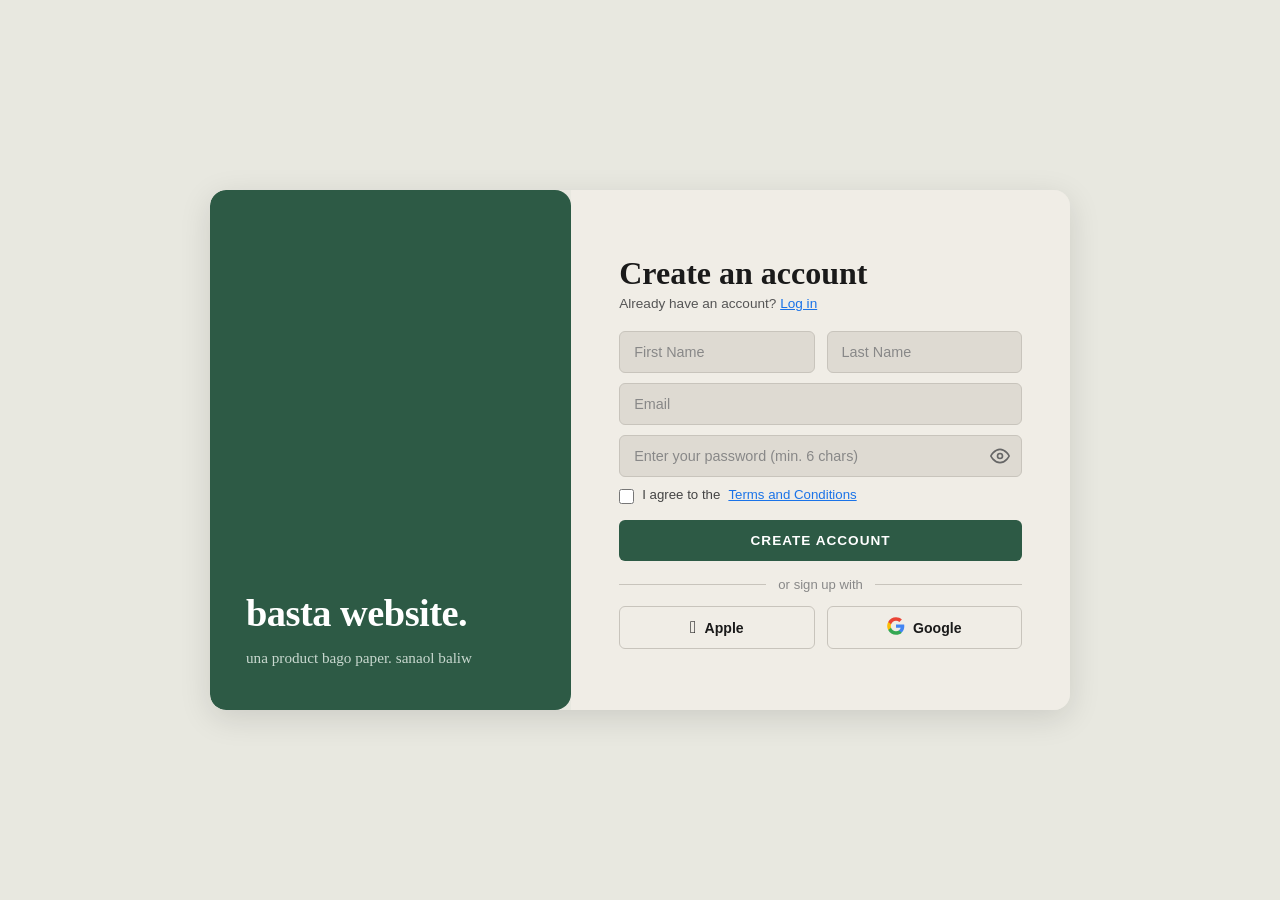
<file: index.html>
<!DOCTYPE html>
<html lang="en">
<head>
  <meta charset="UTF-8" />
  <meta name="viewport" content="width=device-width, initial-scale=1.0" />
  <title>EduPinas – Create Account</title>
  <style>
    *, *::before, *::after { box-sizing: border-box; margin: 0; padding: 0; }

    body {
      min-height: 100vh;
      display: flex; align-items: center; justify-content: center;
      background-color: #e8e8e0;
      font-family: 'Georgia', serif;
    }

    .container {
      display: flex; width: 860px; min-height: 520px;
      border-radius: 16px; overflow: hidden;
      box-shadow: 0 8px 32px rgba(0,0,0,0.12);
    }

    /* Left panel */
    .left-panel {
      background-color: #2d5a45; width: 42%;
      display: flex; flex-direction: column; justify-content: flex-end;
      padding: 40px 36px; border-radius: 16px;
    }
    .left-panel h1 { color: #fff; font-size: 2.4rem; font-weight: 700; line-height: 1.15; letter-spacing: -0.5px; margin-bottom: 12px; }
    .left-panel p  { color: #c8d8cf; font-size: 0.95rem; line-height: 1.5; }

    /* Right panel */
    .right-panel {
      background-color: #f0ede6; width: 58%;
      padding: 40px 48px 36px;
      display: flex; flex-direction: column; justify-content: center;
    }
    .right-panel h2 { font-size: 2rem; font-weight: 700; color: #1a1a1a; margin-bottom: 4px; }

    .login-hint { font-size: 0.85rem; color: #555; margin-bottom: 20px; font-family: Arial, sans-serif; }
    .login-hint a { color: #1a73e8; text-decoration: underline; cursor: pointer; }

    /* Inputs */
    .name-row { display: flex; gap: 12px; margin-bottom: 10px; }
    .name-row input { flex: 1; }

    .field { margin-bottom: 10px; }

    input[type="text"],
    input[type="email"],
    input[type="password"] {
      width: 100%; padding: 12px 14px;
      background-color: #dedad2; border: 1.5px solid #c8c4bc;
      border-radius: 6px; font-size: 0.9rem; color: #333;
      font-family: Arial, sans-serif; outline: none;
      transition: border-color 0.2s;
    }
    input:focus { border-color: #2d5a45; }
    input::placeholder { color: #888; }
    input.input-error { border-color: #c0392b !important; }

    /* Password wrapper */
    .password-wrapper { position: relative; }
    .password-wrapper input { padding-right: 44px; }
    .toggle-password {
      position: absolute; right: 12px; top: 50%; transform: translateY(-50%);
      background: none; border: none; cursor: pointer; color: #666;
      display: flex; align-items: center; padding: 0;
    }
    .toggle-password svg { width: 20px; height: 20px; }

    /* Error messages */
    .field-error {
      font-size: 0.76rem; color: #c0392b;
      font-family: Arial, sans-serif;
      margin-top: 4px; display: none;
    }
    .field-error.show { display: block; }

    /* Alert banner */
    .alert {
      padding: 10px 14px; border-radius: 6px;
      font-size: 0.83rem; font-family: Arial, sans-serif;
      margin-bottom: 12px; display: none;
    }
    .alert.show { display: block; }
    .alert-error   { background: #fdecea; color: #c0392b; border: 1px solid #f5b7b1; }
    .alert-success { background: #eafaf1; color: #1e8449; border: 1px solid #a9dfbf; }

    /* Terms */
    .terms-row {
      display: flex; align-items: flex-start; gap: 8px;
      margin-bottom: 16px; font-size: 0.83rem; color: #444;
      font-family: Arial, sans-serif;
    }
    .terms-row input[type="checkbox"] { width: 15px; height: 15px; margin-top: 2px; accent-color: #2d5a45; cursor: pointer; flex-shrink: 0; }
    .terms-row a { color: #1a73e8; text-decoration: underline; cursor: pointer; }

    /* Buttons */
    .btn-create {
      width: 100%; padding: 13px;
      background-color: #2d5a45; border: none; border-radius: 6px;
      font-size: 0.85rem; font-weight: 700; letter-spacing: 1px;
      color: #fff; cursor: pointer; font-family: Arial, sans-serif;
      transition: background-color 0.2s; margin-bottom: 16px;
    }
    .btn-create:hover   { background-color: #245040; }
    .btn-create:disabled { background-color: #a0b8b0; cursor: not-allowed; }

    .divider {
      display: flex; align-items: center; gap: 12px;
      margin-bottom: 14px; font-size: 0.82rem; color: #888;
      font-family: Arial, sans-serif;
    }
    .divider::before, .divider::after { content: ''; flex: 1; height: 1px; background-color: #c8c4bc; }

    .social-row { display: flex; gap: 12px; }
    .btn-social {
      flex: 1; padding: 10px 14px;
      background-color: #f0ede6; border: 1px solid #c8c4bc; border-radius: 6px;
      font-size: 0.88rem; font-weight: 600; color: #1a1a1a; cursor: pointer;
      font-family: Arial, sans-serif;
      display: flex; align-items: center; justify-content: center; gap: 8px;
      transition: background-color 0.2s;
    }
    .btn-social:hover { background-color: #e0ddd6; }
    .google-icon svg { width: 18px; height: 18px; }

    @media (max-width: 640px) {
      .container { flex-direction: column; width: 95vw; min-height: unset; border-radius: 12px; }
      .left-panel { width: 100%; padding: 28px; border-radius: 0; }
      .left-panel h1 { font-size: 1.8rem; }
      .right-panel { width: 100%; padding: 28px; }
      .name-row { flex-direction: column; }
    }
  </style>
</head>
<body>
  <div class="container">

    <!-- Left -->
    <div class="left-panel">
      <h1>basta website.</h1>
      <p>una product bago paper. sanaol baliw</p>
    </div>

    <!-- Right -->
    <div class="right-panel">
      <h2>Create an account</h2>
      <p class="login-hint">Already have an account? <a href="login.html">Log in</a></p>

      <!-- Alert banner -->
      <div class="alert alert-error" id="alertBox"></div>

      <form id="signupForm" novalidate>

        <!-- Name -->
        <div class="name-row">
          <div style="flex:1">
            <input type="text" id="firstName" placeholder="First Name" autocomplete="given-name" />
            <div class="field-error" id="firstNameErr">First name is required.</div>
          </div>
          <div style="flex:1">
            <input type="text" id="lastName" placeholder="Last Name" autocomplete="family-name" />
            <div class="field-error" id="lastNameErr">Last name is required.</div>
          </div>
        </div>

        <!-- Email -->
        <div class="field">
          <input type="email" id="email" placeholder="Email" autocomplete="email" />
          <div class="field-error" id="emailErr">Please enter a valid email.</div>
        </div>

        <!-- Password -->
        <div class="field">
          <div class="password-wrapper">
            <input type="password" id="passwordInput" placeholder="Enter your password (min. 6 chars)" autocomplete="new-password" />
            <button type="button" class="toggle-password" onclick="togglePassword('passwordInput','eyeIcon')" aria-label="Toggle password visibility">
              <svg id="eyeIcon" xmlns="http://www.w3.org/2000/svg" viewBox="0 0 24 24" fill="none"
                stroke="currentColor" stroke-width="2" stroke-linecap="round" stroke-linejoin="round">
                <path d="M1 12s4-8 11-8 11 8 11 8-4 8-11 8-11-8-11-8z"/>
                <circle cx="12" cy="12" r="3"/>
              </svg>
            </button>
          </div>
          <div class="field-error" id="passwordErr">Password must be at least 6 characters.</div>
        </div>

        <!-- Terms -->
        <label class="terms-row">
          <input type="checkbox" id="termsCheck" />
          I agree to the <a href="#">Terms and Conditions</a>
        </label>
        <div class="field-error" id="termsErr" style="margin-top:-10px;margin-bottom:10px;">You must agree to the Terms and Conditions.</div>

        <button type="submit" class="btn-create" id="submitBtn">CREATE ACCOUNT</button>
      </form>

      <div class="divider">or sign up with</div>
      <div class="social-row">
        <button class="btn-social" type="button" onclick="socialAuth()">
          <span style="font-size:1.1rem">&#xF8FF;</span> Apple
        </button>
        <button class="btn-social" type="button" onclick="socialAuth()">
          <span class="google-icon">
            <svg viewBox="0 0 48 48" xmlns="http://www.w3.org/2000/svg">
              <path fill="#4285F4" d="M46.145 24.504c0-1.6-.144-3.14-.413-4.617H24v8.736h12.434c-.536 2.888-2.166 5.335-4.614 6.975v5.796h7.47c4.373-4.027 6.855-9.956 6.855-16.89z"/>
              <path fill="#34A853" d="M24 47.5c6.285 0 11.56-2.083 15.413-5.647l-7.47-5.796c-2.083 1.396-4.748 2.222-7.943 2.222-6.108 0-11.283-4.126-13.13-9.67H3.12v5.988C6.956 42.516 14.884 47.5 24 47.5z"/>
              <path fill="#FBBC05" d="M10.87 28.609A14.865 14.865 0 0 1 10.025 24c0-1.604.276-3.163.845-4.609V13.403H3.12A23.504 23.504 0 0 0 .5 24c0 3.79.91 7.375 2.62 10.597l7.75-5.988z"/>
              <path fill="#EA4335" d="M24 9.721c3.44 0 6.526 1.183 8.956 3.508l6.715-6.715C35.556 2.584 30.281.5 24 .5 14.884.5 6.956 5.484 3.12 13.403l7.75 5.988C12.717 13.847 17.892 9.721 24 9.721z"/>
            </svg>
          </span>
          Google
        </button>
      </div>
    </div>
  </div>

  <script src="auth.js"></script>
  <script>
    // Redirect if already logged in
    AUTH.redirectIfLoggedIn();

    function togglePassword(inputId, iconId) {
      const input = document.getElementById(inputId);
      const icon  = document.getElementById(iconId);
      if (input.type === 'password') {
        input.type = 'text';
        icon.innerHTML = `
          <path d="M17.94 17.94A10.07 10.07 0 0 1 12 20c-7 0-11-8-11-8a18.45 18.45 0 0 1 5.06-5.94"/>
          <path d="M9.9 4.24A9.12 9.12 0 0 1 12 4c7 0 11 8 11 8a18.5 18.5 0 0 1-2.16 3.19"/>
          <line x1="1" y1="1" x2="23" y2="23"/>`;
      } else {
        input.type = 'password';
        icon.innerHTML = `
          <path d="M1 12s4-8 11-8 11 8 11 8-4 8-11 8-11-8-11-8z"/>
          <circle cx="12" cy="12" r="3"/>`;
      }
    }

    function showErr(id, show) {
      document.getElementById(id).classList.toggle('show', show);
    }
    function markField(id, hasError) {
      document.getElementById(id).classList.toggle('input-error', hasError);
    }
    function clearErrors() {
      ['firstName','lastName','email','passwordInput'].forEach(id => markField(id, false));
      ['firstNameErr','lastNameErr','emailErr','passwordErr','termsErr'].forEach(id => showErr(id, false));
      const alert = document.getElementById('alertBox');
      alert.classList.remove('show','alert-error','alert-success');
    }

    document.getElementById('signupForm').addEventListener('submit', function(e) {
      e.preventDefault();
      clearErrors();

      const firstName = document.getElementById('firstName').value.trim();
      const lastName  = document.getElementById('lastName').value.trim();
      const email     = document.getElementById('email').value.trim();
      const password  = document.getElementById('passwordInput').value;
      const terms     = document.getElementById('termsCheck').checked;

      let hasError = false;

      if (!firstName) { showErr('firstNameErr', true); markField('firstName', true); hasError = true; }
      if (!lastName)  { showErr('lastNameErr',  true); markField('lastName',  true); hasError = true; }

      const emailRegex = /^[^\s@]+@[^\s@]+\.[^\s@]+$/;
      if (!email || !emailRegex.test(email)) {
        showErr('emailErr', true); markField('email', true); hasError = true;
      }

      if (password.length < 6) {
        showErr('passwordErr', true); markField('passwordInput', true); hasError = true;
      }

      if (!terms) { showErr('termsErr', true); hasError = true; }

      if (hasError) return;

      const btn = document.getElementById('submitBtn');
      btn.disabled = true;
      btn.textContent = 'Creating account...';

      const result = AUTH.register({ firstName, lastName, email, password });

      if (!result.ok) {
        const alertBox = document.getElementById('alertBox');
        alertBox.textContent = result.error;
        alertBox.classList.add('show', 'alert-error');
        btn.disabled = false;
        btn.textContent = 'CREATE ACCOUNT';
        return;
      }

      // Success — small delay for feel, then redirect
      const session = AUTH.getSession();
      const name = session ? session.firstName + ' ' + session.lastName : '';
      // show a quick flash then go
      btn.textContent = 'Account created! ✓';
      setTimeout(() => { window.location.href = 'dashboard.html'; }, 600);
    });

    function socialAuth() {
      alert('Social login requires a backend integration. Use email/password for now.');
    }
  </script>
</body>
</html>
</file>
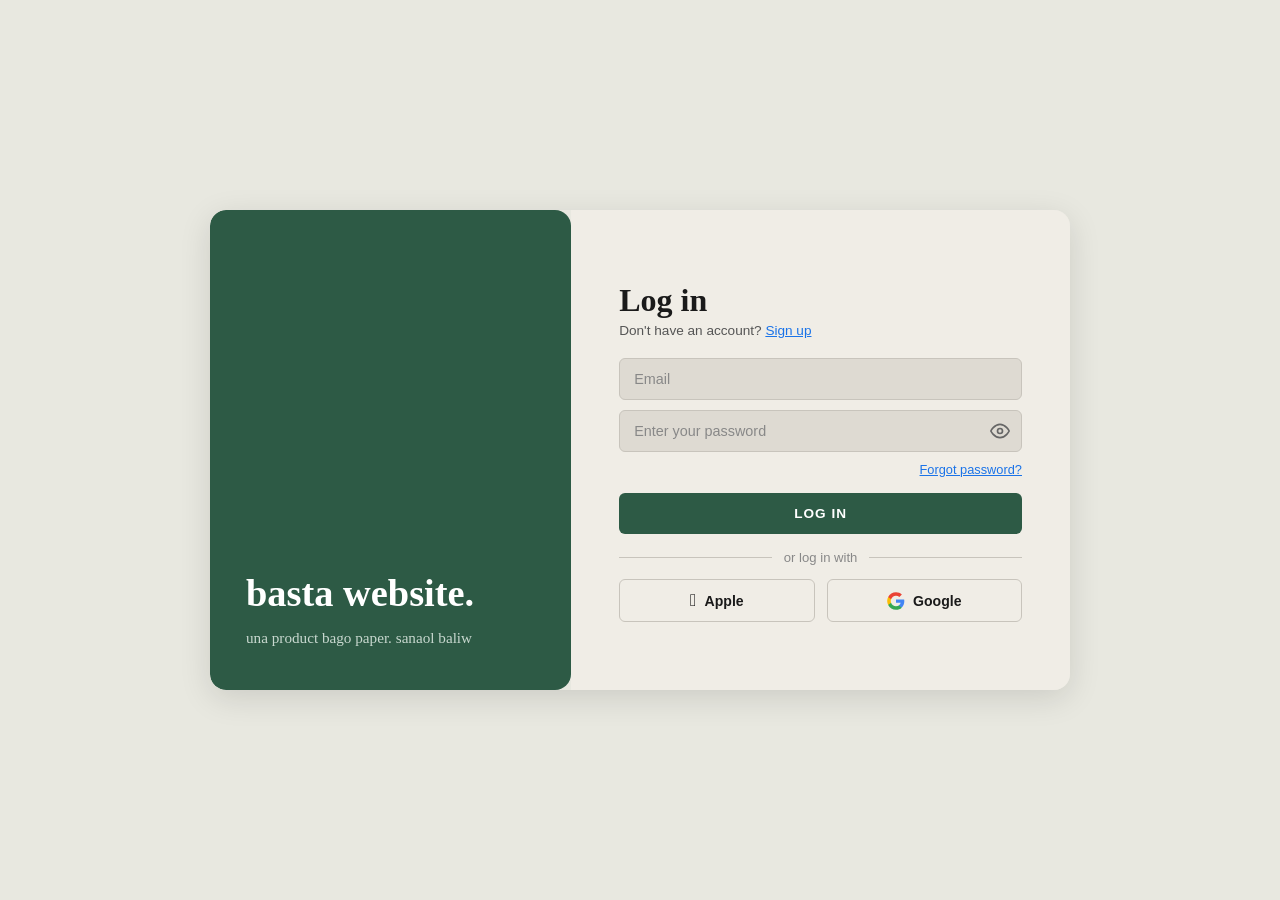
<file: dashboard.html>
<!DOCTYPE html>
<html lang="en">
<head>
  <meta charset="UTF-8" />
  <meta name="viewport" content="width=device-width, initial-scale=1.0" />
  <title>EduPinas – Dashboard</title>
  <link rel="stylesheet" href="styles.css" />
  <script src="auth.js"></script>
</head>
<body>

  <!-- SIDEBAR -->
  <aside class="sidebar" id="sidebar">
    <div class="sidebar-logo">
      <span class="logo-icon">📚</span>
      <span class="logo-text">EduPinas</span>
    </div>
    <nav class="sidebar-nav">
      <a href="dashboard.html" class="nav-item active">
        <span class="nav-icon">🏠</span><span>Dashboard</span>
      </a>
      <a href="subjects.html" class="nav-item">
        <span class="nav-icon">📖</span><span>My Subjects</span>
      </a>
      <a href="#" class="nav-item">
        <span class="nav-icon">📝</span><span>Quizzes</span>
      </a>
      <a href="#" class="nav-item">
        <span class="nav-icon">📊</span><span>Progress</span>
      </a>
      <a href="#" class="nav-item">
        <span class="nav-icon">🔖</span><span>Saved Lessons</span>
      </a>
      <a href="#" class="nav-item">
        <span class="nav-icon">⚙️</span><span>Settings</span>
      </a>
    </nav>
    <div class="sidebar-bottom">
      <a href="index.html" class="nav-item logout" onclick="event.preventDefault(); AUTH.logout()">
        <span class="nav-icon">🚪</span><span>Log Out</span>
      </a>
    </div>
  </aside>

  <!-- MAIN -->
  <div class="main-wrap">

    <!-- TOP BAR -->
    <header class="topbar">
      <button class="hamburger" onclick="toggleSidebar()" aria-label="Toggle menu">&#9776;</button>
      <div class="topbar-search">
        <input type="text" placeholder="Search lessons, subjects..." />
        <span class="search-icon">🔍</span>
      </div>
      <div class="topbar-right">
        <div class="notif-btn" title="Notifications">🔔</div>
        <div class="avatar" id="userAvatar" title="My Profile">JD</div>
      </div>
    </header>

    <!-- CONTENT -->
    <main class="content">

      <!-- Welcome banner -->
      <section class="welcome-banner">
        <div class="welcome-text">
          <p class="welcome-small">Good morning 👋</p>
          <h1 id="welcomeName">Welcome back!</h1>
          <p class="welcome-sub">You have 3 pending lessons today. Keep going!</p>
          <a href="subjects.html" class="btn-primary">Continue Learning →</a>
        </div>
        <div class="welcome-art">📚</div>
      </section>

      <!-- Stats row -->
      <section class="stats-row">
        <div class="stat-card">
          <div class="stat-icon" style="background:#e8f4ec">📖</div>
          <div>
            <div class="stat-num">21</div>
            <div class="stat-label">Enrolled Subjects</div>
          </div>
        </div>
        <div class="stat-card">
          <div class="stat-icon" style="background:#fef3e2">🎬</div>
          <div>
            <div class="stat-num">34</div>
            <div class="stat-label">Lessons Completed</div>
          </div>
        </div>
        <div class="stat-card">
          <div class="stat-icon" style="background:#eaf0fd">🏆</div>
          <div>
            <div class="stat-num">72%</div>
            <div class="stat-label">Overall Progress</div>
          </div>
        </div>
        <div class="stat-card">
          <div class="stat-icon" style="background:#fdeaea">🔥</div>
          <div>
            <div class="stat-num">7</div>
            <div class="stat-label">Day Streak</div>
          </div>
        </div>
      </section>

      <!-- Continue where you left off -->
      <section class="section-block">
        <div class="section-header">
          <h2>Continue Learning</h2>
          <a href="subjects.html" class="see-all">See all subjects →</a>
        </div>
        <div class="cards-row" id="continueCards"></div>
      </section>

      <!-- Subject categories -->
      <section class="section-block">
        <div class="section-header">
          <h2>Browse by Strand</h2>
        </div>
        <div class="strand-row">
          <div class="strand-card" onclick="location.href='subjects.html?strand=core'" style="background:#2d5a45">
            <div class="strand-emoji">📚</div>
            <div class="strand-name">Core Subjects</div>
            <div class="strand-count">6 subjects</div>
          </div>
          <div class="strand-card" onclick="location.href='subjects.html?strand=stem'" style="background:#1a4a7a">
            <div class="strand-emoji">🔬</div>
            <div class="strand-name">STEM</div>
            <div class="strand-count">5 subjects</div>
          </div>
          <div class="strand-card" onclick="location.href='subjects.html?strand=humss'" style="background:#7a3a1a">
            <div class="strand-emoji">🎭</div>
            <div class="strand-name">HUMSS</div>
            <div class="strand-count">4 subjects</div>
          </div>
          <div class="strand-card" onclick="location.href='subjects.html?strand=abm'" style="background:#4a1a7a">
            <div class="strand-emoji">💼</div>
            <div class="strand-name">ABM</div>
            <div class="strand-count">4 subjects</div>
          </div>
          <div class="strand-card" onclick="location.href='subjects.html?strand=tvl'" style="background:#7a5a1a">
            <div class="strand-emoji">🔧</div>
            <div class="strand-name">TVL</div>
            <div class="strand-count">2 subjects</div>
          </div>
        </div>
      </section>

      <!-- Recent activity -->
      <section class="section-block">
        <div class="section-header">
          <h2>Recent Activity</h2>
        </div>
        <div class="activity-list" id="activityList"></div>
      </section>

    </main>
  </div>

  <script src="auth.js"></script>
  <script src="lessons.js"></script>
  <script src="app.js"></script>
</body>
</html>
</file>
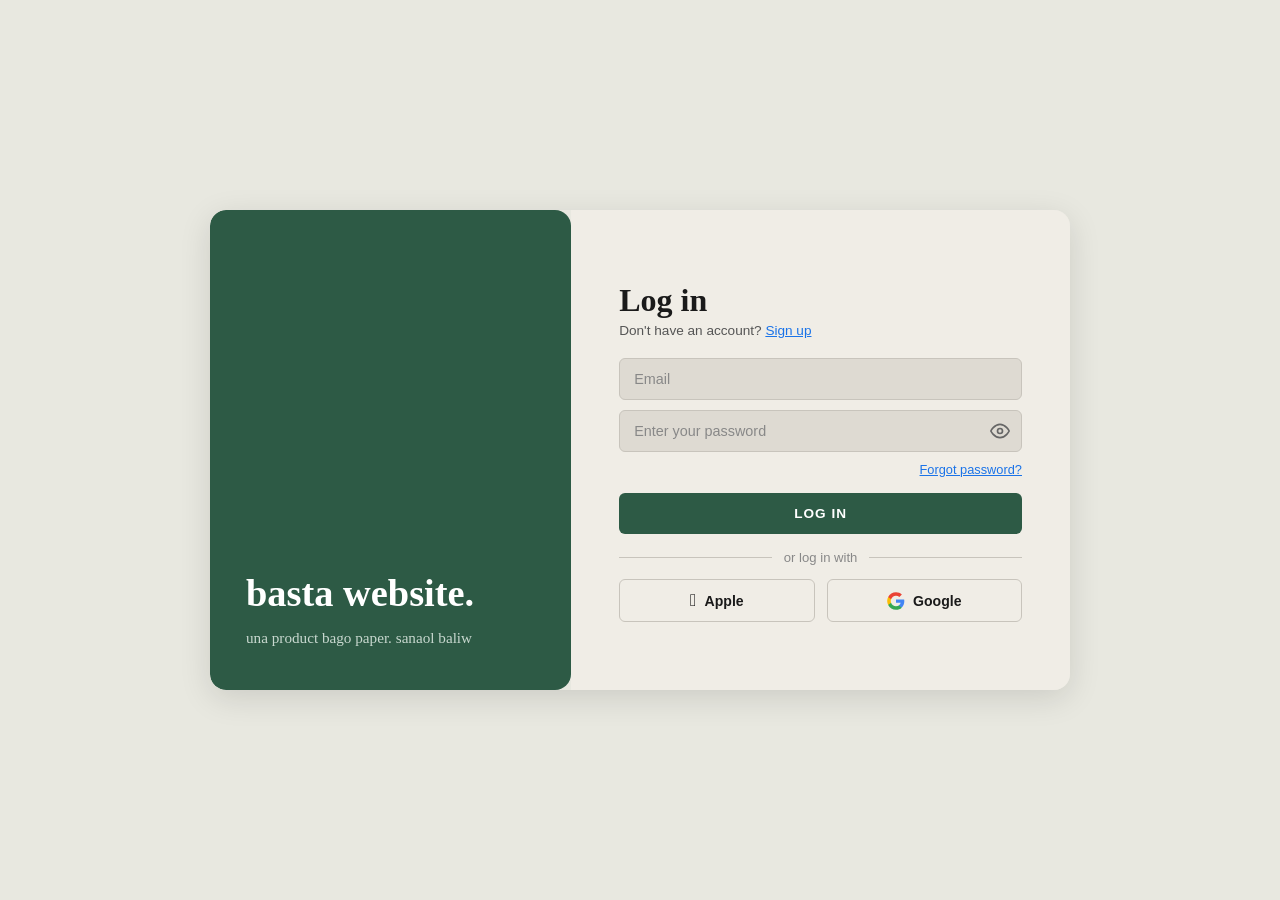
<file: lesson.html>
<!DOCTYPE html>
<html lang="en">
<head>
  <meta charset="UTF-8" />
  <meta name="viewport" content="width=device-width, initial-scale=1.0" />
  <title>EduPinas – Lesson</title>
  <link rel="stylesheet" href="styles.css" />
  <script src="auth.js"></script>
</head>
<body>

  <aside class="sidebar" id="sidebar">
    <div class="sidebar-logo">
      <span class="logo-icon">📚</span>
      <span class="logo-text">EduPinas</span>
    </div>
    <nav class="sidebar-nav">
      <a href="dashboard.html" class="nav-item">
        <span class="nav-icon">🏠</span><span>Dashboard</span>
      </a>
      <a href="subjects.html" class="nav-item active">
        <span class="nav-icon">📖</span><span>My Subjects</span>
      </a>
      <a href="#" class="nav-item">
        <span class="nav-icon">📝</span><span>Quizzes</span>
      </a>
      <a href="#" class="nav-item">
        <span class="nav-icon">📊</span><span>Progress</span>
      </a>
      <a href="#" class="nav-item">
        <span class="nav-icon">🔖</span><span>Saved Lessons</span>
      </a>
      <a href="#" class="nav-item">
        <span class="nav-icon">⚙️</span><span>Settings</span>
      </a>
    </nav>
    <div class="sidebar-bottom">
      <a href="index.html" class="nav-item logout" onclick="event.preventDefault(); AUTH.logout()">
        <span class="nav-icon">🚪</span><span>Log Out</span>
      </a>
    </div>
  </aside>

  <div class="main-wrap">
    <header class="topbar">
      <button class="hamburger" onclick="toggleSidebar()" aria-label="Toggle menu">&#9776;</button>
      <div class="topbar-search">
        <input type="text" placeholder="Search lessons..." />
        <span class="search-icon">🔍</span>
      </div>
      <div class="topbar-right">
        <div class="notif-btn">🔔</div>
        <div class="avatar">JD</div>
      </div>
    </header>

    <main class="content lesson-layout">

      <!-- Breadcrumb -->
      <div class="breadcrumb" id="breadcrumb"></div>

      <div class="lesson-grid">

        <!-- Left: video + details -->
        <div class="lesson-main">
          <!-- Video card — opens YouTube directly, no embed errors -->
          <div class="video-card" id="videoCard" onclick="openVideo()">
            <img class="video-thumb" id="videoThumb" src="" alt="Lesson thumbnail" />
            <div class="video-overlay">
              <div class="play-btn">
                <svg viewBox="0 0 68 48" width="68" height="48">
                  <path fill="#ff0000" d="M66.5 7.8a8.55 8.55 0 0 0-6-6C55.9.8 34 .8 34 .8S12.1.8 7.5 1.8a8.55 8.55 0 0 0-6 6C.5 12.4.5 24 .5 24s0 11.6 1 16.2a8.55 8.55 0 0 0 6 6C12.1 47.2 34 47.2 34 47.2s21.9 0 26.5-1a8.55 8.55 0 0 0 6-6c1-4.6 1-16.2 1-16.2s0-11.6-1-16.2z"/>
                  <path fill="#fff" d="M27 33.5l18-9.5-18-9.5z"/>
                </svg>
              </div>
              <div class="video-card-info">
                <p class="vc-title" id="vcTitle"></p>
                <p class="vc-sub">Click to watch on YouTube</p>
              </div>
            </div>
          </div>

          <div class="lesson-info">
            <h1 class="lesson-title" id="lessonTitle">Loading...</h1>
            <div class="lesson-meta" id="lessonMeta"></div>
            <div class="lesson-actions">
              <button class="btn-secondary" id="btnSave" onclick="toggleSave()">🔖 Save Lesson</button>
              <button class="btn-secondary" onclick="markDone()">✅ Mark as Done</button>
              <a class="btn-secondary" id="btnYouTube" href="#" target="_blank" rel="noopener" style="display:inline-flex;align-items:center;gap:6px;text-decoration:none;">
                ▶ Open in YouTube
              </a>
            </div>
            <div class="lesson-desc" id="lessonDesc"></div>

            <!-- Key concepts -->
            <div class="lesson-section" id="keyConceptsSection">
              <h3>Key Concepts</h3>
              <ul class="concepts-list" id="conceptsList"></ul>
            </div>
          </div>
        </div>

        <!-- Right: lesson list -->
        <div class="lesson-sidebar">
          <div class="ls-header">
            <h3 id="subjectTitle">Lessons</h3>
            <div class="ls-progress">
              <div class="ls-progress-bar">
                <div class="ls-progress-fill" id="progressFill"></div>
              </div>
              <span class="ls-progress-label" id="progressLabel"></span>
            </div>
          </div>

          <div class="lesson-list" id="lessonList"></div>
        </div>

      </div>
    </main>
  </div>

  <script src="auth.js"></script>
  <script src="lessons.js"></script>
  <script src="app.js"></script>
</body>
</html>
</file>
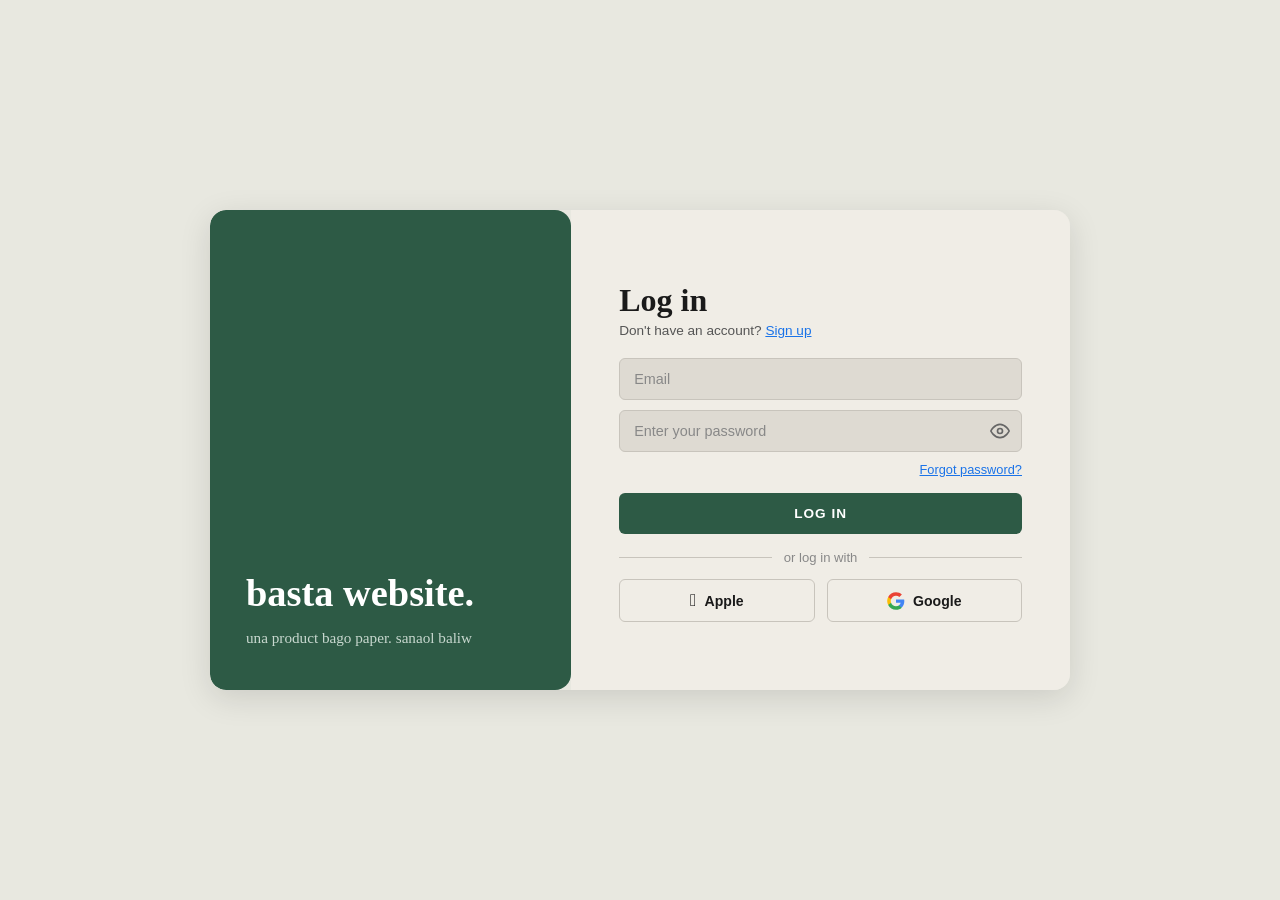
<file: login.html>
<!DOCTYPE html>
<html lang="en">
<head>
  <meta charset="UTF-8" />
  <meta name="viewport" content="width=device-width, initial-scale=1.0" />
  <title>EduPinas – Log In</title>
  <style>
    *, *::before, *::after { box-sizing: border-box; margin: 0; padding: 0; }

    body {
      min-height: 100vh;
      display: flex; align-items: center; justify-content: center;
      background-color: #e8e8e0; font-family: 'Georgia', serif;
    }

    .container {
      display: flex; width: 860px; min-height: 480px;
      border-radius: 16px; overflow: hidden;
      box-shadow: 0 8px 32px rgba(0,0,0,0.12);
    }

    .left-panel {
      background-color: #2d5a45; width: 42%;
      display: flex; flex-direction: column; justify-content: flex-end;
      padding: 40px 36px; border-radius: 16px;
    }
    .left-panel h1 { color: #fff; font-size: 2.4rem; font-weight: 700; line-height: 1.15; margin-bottom: 12px; }
    .left-panel p  { color: #c8d8cf; font-size: 0.95rem; line-height: 1.5; }

    .right-panel {
      background-color: #f0ede6; width: 58%;
      padding: 48px 48px 44px;
      display: flex; flex-direction: column; justify-content: center;
    }
    .right-panel h2 { font-size: 2rem; font-weight: 700; color: #1a1a1a; margin-bottom: 4px; }

    .hint { font-size: 0.85rem; color: #555; margin-bottom: 20px; font-family: Arial, sans-serif; }
    .hint a { color: #1a73e8; text-decoration: underline; cursor: pointer; }

    .field { margin-bottom: 10px; }

    input[type="email"],
    input[type="password"],
    input[type="text"] {
      width: 100%; padding: 12px 14px;
      background-color: #dedad2; border: 1.5px solid #c8c4bc;
      border-radius: 6px; font-size: 0.9rem; color: #333;
      font-family: Arial, sans-serif; outline: none;
      transition: border-color 0.2s;
    }
    input:focus { border-color: #2d5a45; }
    input::placeholder { color: #888; }
    input.input-error { border-color: #c0392b !important; }

    .password-wrapper { position: relative; }
    .password-wrapper input { padding-right: 44px; }
    .toggle-password {
      position: absolute; right: 12px; top: 50%; transform: translateY(-50%);
      background: none; border: none; cursor: pointer; color: #666;
      display: flex; align-items: center; padding: 0;
    }
    .toggle-password svg { width: 20px; height: 20px; }

    .field-error {
      font-size: 0.76rem; color: #c0392b;
      font-family: Arial, sans-serif; margin-top: 4px; display: none;
    }
    .field-error.show { display: block; }

    .alert {
      padding: 10px 14px; border-radius: 6px;
      font-size: 0.83rem; font-family: Arial, sans-serif;
      margin-bottom: 14px; display: none;
    }
    .alert.show { display: block; }
    .alert-error   { background: #fdecea; color: #c0392b; border: 1px solid #f5b7b1; }
    .alert-success { background: #eafaf1; color: #1e8449; border: 1px solid #a9dfbf; }

    .forgot { text-align: right; font-size: 0.8rem; font-family: Arial, sans-serif; margin-bottom: 16px; }
    .forgot a { color: #1a73e8; text-decoration: underline; cursor: pointer; }

    .btn-login {
      width: 100%; padding: 13px;
      background-color: #2d5a45; border: none; border-radius: 6px;
      font-size: 0.85rem; font-weight: 700; letter-spacing: 1px;
      color: #fff; cursor: pointer; font-family: Arial, sans-serif;
      transition: background-color 0.2s; margin-bottom: 16px;
    }
    .btn-login:hover    { background-color: #245040; }
    .btn-login:disabled { background-color: #a0b8b0; cursor: not-allowed; }

    .divider {
      display: flex; align-items: center; gap: 12px;
      margin-bottom: 14px; font-size: 0.82rem; color: #888;
      font-family: Arial, sans-serif;
    }
    .divider::before, .divider::after { content: ''; flex: 1; height: 1px; background-color: #c8c4bc; }

    .social-row { display: flex; gap: 12px; }
    .btn-social {
      flex: 1; padding: 10px 14px;
      background-color: #f0ede6; border: 1px solid #c8c4bc; border-radius: 6px;
      font-size: 0.88rem; font-weight: 600; color: #1a1a1a; cursor: pointer;
      font-family: Arial, sans-serif;
      display: flex; align-items: center; justify-content: center; gap: 8px;
      transition: background-color 0.2s;
    }
    .btn-social:hover { background-color: #e0ddd6; }

    @media (max-width: 640px) {
      .container { flex-direction: column; width: 95vw; border-radius: 12px; }
      .left-panel { width: 100%; padding: 28px; border-radius: 0; }
      .left-panel h1 { font-size: 1.8rem; }
      .right-panel { width: 100%; padding: 28px; }
    }

    /* ── Login success overlay ── */
    .success-overlay {
      position: fixed; inset: 0; z-index: 9999;
      display: flex; align-items: center; justify-content: center;
      background: rgba(0,0,0,0); pointer-events: none;
      transition: background 0.4s;
    }
    .success-overlay.show { background: rgba(0,0,0,0.55); pointer-events: all; }

    .success-card {
      background: #fff; border-radius: 20px;
      padding: 44px 48px; text-align: center;
      box-shadow: 0 24px 60px rgba(0,0,0,0.22);
      transform: scale(0.7) translateY(30px);
      opacity: 0;
      transition: transform 0.45s cubic-bezier(.34,1.56,.64,1), opacity 0.35s;
      max-width: 360px; width: 90%;
    }
    .success-overlay.show .success-card { transform: scale(1) translateY(0); opacity: 1; }

    .success-icon {
      width: 72px; height: 72px; border-radius: 50%;
      background: linear-gradient(135deg, #2d5a45, #3d7a60);
      display: flex; align-items: center; justify-content: center;
      margin: 0 auto 20px;
      animation: popIn 0.5s cubic-bezier(.34,1.56,.64,1) 0.2s both;
    }
    @keyframes popIn {
      from { transform: scale(0); opacity: 0; }
      to   { transform: scale(1); opacity: 1; }
    }
    .success-icon svg { width: 36px; height: 36px; }

    .success-title {
      font-size: 1.5rem; font-weight: 700; color: #1a1a1a;
      margin-bottom: 8px; font-family: 'Georgia', serif;
    }
    .success-name {
      font-size: 1rem; color: #2d5a45; font-weight: 700;
      font-family: Arial, sans-serif; margin-bottom: 6px;
    }
    .success-sub {
      font-size: 0.85rem; color: #888; font-family: Arial, sans-serif;
    }

    .progress-bar-wrap {
      margin-top: 24px; height: 4px;
      background: #eee; border-radius: 4px; overflow: hidden;
    }
    .progress-bar-fill {
      height: 100%; width: 0%;
      background: linear-gradient(90deg, #2d5a45, #3d7a60);
      border-radius: 4px;
      transition: width 1.2s linear;
    }
  </style>
</head>
<body>

  <div class="container">

    <!-- Success overlay -->
    <div class="success-overlay" id="successOverlay">
      <div class="success-card">
        <div class="success-icon">
          <svg viewBox="0 0 24 24" fill="none" stroke="#fff" stroke-width="3" stroke-linecap="round" stroke-linejoin="round">
            <polyline points="20 6 9 17 4 12"/>
          </svg>
        </div>
        <div class="success-title">Welcome back!</div>
        <div class="success-name" id="successName"></div>
        <div class="success-sub">Taking you to your dashboard...</div>
        <div class="progress-bar-wrap">
          <div class="progress-bar-fill" id="progressBarFill"></div>
        </div>
      </div>
    </div>

    <!-- Left -->
    <div class="left-panel">
      <h1>basta website.</h1>
      <p>una product bago paper. sanaol baliw</p>
    </div>

    <!-- Right -->
    <div class="right-panel">
      <h2>Log in</h2>
      <p class="hint">Don't have an account? <a href="index.html">Sign up</a></p>

      <div class="alert alert-error" id="alertBox"></div>

      <form id="loginForm" novalidate>

        <div class="field">
          <input type="email" id="emailInput" placeholder="Email" autocomplete="email" />
          <div class="field-error" id="emailErr">Please enter a valid email.</div>
        </div>

        <div class="field">
          <div class="password-wrapper">
            <input type="password" id="pwInput" placeholder="Enter your password" autocomplete="current-password" />
            <button type="button" class="toggle-password" onclick="togglePassword()" aria-label="Toggle password">
              <svg id="eyeIc" xmlns="http://www.w3.org/2000/svg" viewBox="0 0 24 24" fill="none"
                stroke="currentColor" stroke-width="2" stroke-linecap="round" stroke-linejoin="round">
                <path d="M1 12s4-8 11-8 11 8 11 8-4 8-11 8-11-8-11-8z"/>
                <circle cx="12" cy="12" r="3"/>
              </svg>
            </button>
          </div>
          <div class="field-error" id="pwErr">Password is required.</div>
        </div>

        <div class="forgot"><a href="#" onclick="forgotPassword()">Forgot password?</a></div>

        <button type="submit" class="btn-login" id="loginBtn">LOG IN</button>
      </form>

      <div class="divider">or log in with</div>
      <div class="social-row">
        <button class="btn-social" type="button" onclick="socialAuth()">
          <span style="font-size:1.1rem">&#xF8FF;</span> Apple
        </button>
        <button class="btn-social" type="button" onclick="socialAuth()">
          <svg viewBox="0 0 48 48" width="18" height="18" xmlns="http://www.w3.org/2000/svg">
            <path fill="#4285F4" d="M46.145 24.504c0-1.6-.144-3.14-.413-4.617H24v8.736h12.434c-.536 2.888-2.166 5.335-4.614 6.975v5.796h7.47c4.373-4.027 6.855-9.956 6.855-16.89z"/>
            <path fill="#34A853" d="M24 47.5c6.285 0 11.56-2.083 15.413-5.647l-7.47-5.796c-2.083 1.396-4.748 2.222-7.943 2.222-6.108 0-11.283-4.126-13.13-9.67H3.12v5.988C6.956 42.516 14.884 47.5 24 47.5z"/>
            <path fill="#FBBC05" d="M10.87 28.609A14.865 14.865 0 0 1 10.025 24c0-1.604.276-3.163.845-4.609V13.403H3.12A23.504 23.504 0 0 0 .5 24c0 3.79.91 7.375 2.62 10.597l7.75-5.988z"/>
            <path fill="#EA4335" d="M24 9.721c3.44 0 6.526 1.183 8.956 3.508l6.715-6.715C35.556 2.584 30.281.5 24 .5 14.884.5 6.956 5.484 3.12 13.403l7.75 5.988C12.717 13.847 17.892 9.721 24 9.721z"/>
          </svg>
          Google
        </button>
      </div>
    </div>
  </div>

  <script src="auth.js"></script>
  <script>
    // Redirect if already logged in
    AUTH.redirectIfLoggedIn();

    function togglePassword() {
      const i  = document.getElementById('pwInput');
      const ic = document.getElementById('eyeIc');
      if (i.type === 'password') {
        i.type = 'text';
        ic.innerHTML = `
          <path d="M17.94 17.94A10.07 10.07 0 0 1 12 20c-7 0-11-8-11-8a18.45 18.45 0 0 1 5.06-5.94"/>
          <path d="M9.9 4.24A9.12 9.12 0 0 1 12 4c7 0 11 8 11 8a18.5 18.5 0 0 1-2.16 3.19"/>
          <line x1="1" y1="1" x2="23" y2="23"/>`;
      } else {
        i.type = 'password';
        ic.innerHTML = `
          <path d="M1 12s4-8 11-8 11 8 11 8-4 8-11 8-11-8-11-8z"/>
          <circle cx="12" cy="12" r="3"/>`;
      }
    }

    function clearErrors() {
      ['emailInput', 'pwInput'].forEach(id => document.getElementById(id).classList.remove('input-error'));
      ['emailErr', 'pwErr'].forEach(id => document.getElementById(id).classList.remove('show'));
      const a = document.getElementById('alertBox');
      a.classList.remove('show', 'alert-error', 'alert-success');
      a.textContent = '';
    }

    document.getElementById('loginForm').addEventListener('submit', function(e) {
      e.preventDefault();
      clearErrors();

      const email    = document.getElementById('emailInput').value.trim();
      const password = document.getElementById('pwInput').value;
      let hasError   = false;

      const emailRegex = /^[^\s@]+@[^\s@]+\.[^\s@]+$/;
      if (!email || !emailRegex.test(email)) {
        document.getElementById('emailErr').classList.add('show');
        document.getElementById('emailInput').classList.add('input-error');
        hasError = true;
      }

      if (!password) {
        document.getElementById('pwErr').classList.add('show');
        document.getElementById('pwInput').classList.add('input-error');
        hasError = true;
      }

      if (hasError) return;

      const btn = document.getElementById('loginBtn');
      btn.disabled = true;
      btn.textContent = 'Logging in...';

      const result = AUTH.login({ email, password });

      if (!result.ok) {
        const alertBox = document.getElementById('alertBox');
        alertBox.textContent = result.error;
        alertBox.classList.add('show', 'alert-error');

        // Highlight the relevant field
        if (result.error.includes('email')) {
          document.getElementById('emailInput').classList.add('input-error');
        } else {
          document.getElementById('pwInput').classList.add('input-error');
        }

        btn.disabled = false;
        btn.textContent = 'LOG IN';
        return;
      }

      btn.textContent = 'Welcome back! ✓';
      const session = AUTH.getSession();
      const name = session ? session.firstName + ' ' + session.lastName : '';
      document.getElementById('successName').textContent = name;
      const overlay = document.getElementById('successOverlay');
      overlay.classList.add('show');
      // Animate progress bar
      setTimeout(() => {
        document.getElementById('progressBarFill').style.width = '100%';
      }, 50);
      setTimeout(() => { window.location.href = 'dashboard.html'; }, 1500);
    });

    function forgotPassword() {
      const email = document.getElementById('emailInput').value.trim();
      if (email) {
        alert(`Password reset instructions would be sent to: ${email}\n\n(Email service not connected in this demo.)`);
      } else {
        alert('Please enter your email address first, then click "Forgot password?"');
        document.getElementById('emailInput').focus();
      }
    }

    function socialAuth() {
      alert('Social login requires a backend integration. Use email/password for now.');
    }
  </script>
</body>
</html>
</file>
<file: styles.css>
/* ===== RESET & BASE ===== */
*, *::before, *::after { box-sizing: border-box; margin: 0; padding: 0; }

:root {
  --green: #2d5a45;
  --green-light: #e8f4ec;
  --green-mid: #3d7a60;
  --bg: #f2f0eb;
  --sidebar-bg: #1e1e2e;
  --sidebar-text: #c8c8d8;
  --sidebar-active: #2d5a45;
  --card-bg: #ffffff;
  --text: #1a1a2e;
  --text-muted: #666;
  --border: #e0ddd6;
  --shadow: 0 2px 12px rgba(0,0,0,0.08);
  --radius: 12px;
  --sidebar-w: 220px;
}

html, body { height: 100%; font-family: 'Segoe UI', Arial, sans-serif; background: var(--bg); color: var(--text); }
a { text-decoration: none; color: inherit; }

/* ===== SIDEBAR ===== */
.sidebar {
  position: fixed; top: 0; left: 0;
  width: var(--sidebar-w); height: 100vh;
  background: var(--sidebar-bg);
  display: flex; flex-direction: column;
  z-index: 100; transition: transform 0.3s;
}
.sidebar-logo {
  display: flex; align-items: center; gap: 10px;
  padding: 24px 20px 16px;
  font-size: 1.2rem; font-weight: 700; color: #fff;
  border-bottom: 1px solid rgba(255,255,255,0.07);
}
.logo-icon { font-size: 1.4rem; }
.sidebar-nav { flex: 1; padding: 16px 12px; display: flex; flex-direction: column; gap: 4px; }
.nav-item {
  display: flex; align-items: center; gap: 12px;
  padding: 10px 14px; border-radius: 8px;
  color: var(--sidebar-text); font-size: 0.9rem;
  transition: background 0.15s, color 0.15s; cursor: pointer;
}
.nav-item:hover { background: rgba(255,255,255,0.07); color: #fff; }
.nav-item.active { background: var(--sidebar-active); color: #fff; font-weight: 600; }
.nav-icon { font-size: 1.1rem; width: 20px; text-align: center; }
.sidebar-bottom { padding: 12px 12px 24px; border-top: 1px solid rgba(255,255,255,0.07); }
.logout { color: #e08080 !important; }
.logout:hover { background: rgba(224,80,80,0.12) !important; }

/* ===== MAIN WRAP ===== */
.main-wrap { margin-left: var(--sidebar-w); min-height: 100vh; display: flex; flex-direction: column; }

/* ===== TOPBAR ===== */
.topbar {
  position: sticky; top: 0; z-index: 50;
  display: flex; align-items: center; gap: 16px;
  padding: 12px 28px; background: var(--bg);
  border-bottom: 1px solid var(--border);
}
.hamburger { display: none; background: none; border: none; font-size: 1.4rem; cursor: pointer; color: var(--text); }
.topbar-search { flex: 1; position: relative; max-width: 460px; }
.topbar-search input {
  width: 100%; padding: 9px 14px 9px 38px;
  border: 1px solid var(--border); border-radius: 24px;
  background: var(--card-bg); font-size: 0.88rem;
  outline: none; transition: border-color 0.2s;
}
.topbar-search input:focus { border-color: var(--green); }
.search-icon { position: absolute; left: 12px; top: 50%; transform: translateY(-50%); font-size: 0.9rem; }
.topbar-right { margin-left: auto; display: flex; align-items: center; gap: 12px; }
.notif-btn { font-size: 1.2rem; cursor: pointer; padding: 6px; border-radius: 8px; transition: background 0.15s; }
.notif-btn:hover { background: var(--border); }
.avatar {
  width: 36px; height: 36px; border-radius: 50%;
  background: var(--green); color: #fff;
  font-size: 0.78rem; font-weight: 700;
  display: flex; align-items: center; justify-content: center; cursor: pointer;
}

/* ===== CONTENT ===== */
.content { flex: 1; padding: 28px 32px; }

/* ===== WELCOME BANNER ===== */
.welcome-banner {
  background: linear-gradient(135deg, var(--green) 0%, var(--green-mid) 100%);
  border-radius: var(--radius); padding: 36px 40px;
  display: flex; align-items: center; justify-content: space-between;
  margin-bottom: 28px; color: #fff; overflow: hidden; position: relative;
}
.welcome-small { font-size: 0.9rem; opacity: 0.85; margin-bottom: 6px; }
.welcome-banner h1 { font-size: 1.9rem; font-weight: 700; margin-bottom: 8px; }
.welcome-sub { font-size: 0.92rem; opacity: 0.85; margin-bottom: 20px; }
.btn-primary {
  display: inline-block; padding: 10px 22px;
  background: #fff; color: var(--green);
  border-radius: 24px; font-weight: 700; font-size: 0.88rem;
  transition: transform 0.15s, box-shadow 0.15s;
}
.btn-primary:hover { transform: translateY(-1px); box-shadow: 0 4px 16px rgba(0,0,0,0.15); }
.welcome-art { font-size: 5rem; opacity: 0.25; position: absolute; right: 36px; top: 50%; transform: translateY(-50%); }

/* ===== STATS ===== */
.stats-row { display: grid; grid-template-columns: repeat(4, 1fr); gap: 16px; margin-bottom: 32px; }
.stat-card {
  background: var(--card-bg); border-radius: var(--radius);
  padding: 20px; display: flex; align-items: center; gap: 16px; box-shadow: var(--shadow);
}
.stat-icon { width: 48px; height: 48px; border-radius: 12px; display: flex; align-items: center; justify-content: center; font-size: 1.4rem; flex-shrink: 0; }
.stat-num { font-size: 1.6rem; font-weight: 700; color: var(--text); }
.stat-label { font-size: 0.8rem; color: var(--text-muted); margin-top: 2px; }

/* ===== SECTION BLOCKS ===== */
.section-block { margin-bottom: 36px; }
.section-header { display: flex; align-items: center; justify-content: space-between; margin-bottom: 16px; }
.section-header h2 { font-size: 1.15rem; font-weight: 700; }
.see-all { font-size: 0.85rem; color: var(--green); font-weight: 600; }
.see-all:hover { text-decoration: underline; }

/* ===== SUBJECT CARDS ===== */
.cards-row { display: grid; grid-template-columns: repeat(3, 1fr); gap: 16px; }
.subject-card {
  background: var(--card-bg); border-radius: var(--radius);
  overflow: hidden; box-shadow: var(--shadow);
  cursor: pointer; transition: transform 0.15s, box-shadow 0.15s;
}
.subject-card:hover { transform: translateY(-3px); box-shadow: 0 8px 24px rgba(0,0,0,0.12); }
.card-color-bar { height: 6px; }
.card-body { padding: 16px; }
.card-tag {
  display: inline-block; font-size: 0.7rem; font-weight: 700;
  padding: 2px 8px; border-radius: 12px; margin-bottom: 8px;
  text-transform: uppercase; letter-spacing: 0.5px;
}
.card-title { font-size: 0.95rem; font-weight: 700; margin-bottom: 4px; color: var(--text); }
.card-sub { font-size: 0.78rem; color: var(--text-muted); margin-bottom: 12px; }
.card-progress-wrap { margin-bottom: 4px; }
.card-progress-bar { height: 5px; background: var(--bg); border-radius: 8px; overflow: hidden; }
.card-progress-fill { height: 100%; border-radius: 8px; background: var(--green); }
.card-progress-label { font-size: 0.75rem; color: var(--text-muted); margin-top: 4px; }

/* ===== STRAND CARDS ===== */
.strand-row { display: flex; gap: 14px; flex-wrap: wrap; }
.strand-card {
  flex: 1; min-width: 120px; border-radius: var(--radius);
  padding: 22px 16px; color: #fff; cursor: pointer;
  display: flex; flex-direction: column; align-items: center;
  text-align: center; transition: transform 0.15s, filter 0.15s;
}
.strand-card:hover { transform: translateY(-3px); filter: brightness(1.1); }
.strand-emoji { font-size: 2rem; margin-bottom: 8px; }
.strand-name { font-size: 0.9rem; font-weight: 700; margin-bottom: 4px; }
.strand-count { font-size: 0.75rem; opacity: 0.8; }

/* ===== ACTIVITY LIST ===== */
.activity-list { display: flex; flex-direction: column; gap: 8px; }
.activity-item {
  background: var(--card-bg); border-radius: 10px;
  padding: 14px 18px; display: flex; align-items: center; gap: 14px; box-shadow: var(--shadow);
}
.activity-icon { font-size: 1.2rem; width: 36px; height: 36px; border-radius: 8px; background: var(--bg); display: flex; align-items: center; justify-content: center; flex-shrink: 0; }
.activity-info { flex: 1; }
.activity-title { font-size: 0.9rem; font-weight: 600; }
.activity-detail { font-size: 0.78rem; color: var(--text-muted); margin-top: 2px; }
.activity-time { font-size: 0.75rem; color: var(--text-muted); }

/* ===== SUBJECTS PAGE ===== */
.page-title-row { margin-bottom: 20px; }
.page-title { font-size: 1.6rem; font-weight: 700; }
.filter-tabs { display: flex; gap: 8px; margin-bottom: 24px; flex-wrap: wrap; }
.filter-tab {
  padding: 7px 18px; border-radius: 24px;
  border: 1px solid var(--border); background: var(--card-bg);
  font-size: 0.85rem; cursor: pointer; font-weight: 600;
  transition: background 0.15s, color 0.15s;
}
.filter-tab.active { background: var(--green); color: #fff; border-color: var(--green); }
.filter-tab:hover:not(.active) { background: var(--green-light); }
.subjects-grid { display: grid; grid-template-columns: repeat(auto-fill, minmax(240px, 1fr)); gap: 18px; }

/* ===== LESSON PAGE ===== */
.lesson-layout { padding: 20px 28px; }
.breadcrumb { font-size: 0.82rem; color: var(--text-muted); margin-bottom: 18px; }
.breadcrumb a { color: var(--green); }
.breadcrumb a:hover { text-decoration: underline; }
.breadcrumb span { margin: 0 6px; }
.lesson-grid { display: grid; grid-template-columns: 1fr 320px; gap: 24px; align-items: start; }
.lesson-main { display: flex; flex-direction: column; gap: 0; }

/* ===== VIDEO CARD (thumbnail → opens YouTube) ===== */
.video-card {
  position: relative; width: 100%; padding-top: 56.25%;
  border-radius: var(--radius); overflow: hidden;
  background: #0d0d1a; box-shadow: var(--shadow);
  cursor: pointer;
}
.video-card:hover .play-btn { transform: translate(-50%, -50%) scale(1.1); }
.video-card:hover .video-overlay { background: rgba(0,0,0,0.35); }

.video-thumb {
  position: absolute; top: 0; left: 0;
  width: 100%; height: 100%;
  object-fit: cover; display: block;
  transition: transform 0.3s;
}
.video-card:hover .video-thumb { transform: scale(1.03); }

.video-overlay {
  position: absolute; top: 0; left: 0;
  width: 100%; height: 100%;
  background: rgba(0,0,0,0.22);
  display: flex; flex-direction: column;
  align-items: center; justify-content: center; gap: 16px;
  transition: background 0.2s;
}

.play-btn {
  position: absolute; top: 50%; left: 50%;
  transform: translate(-50%, -50%);
  transition: transform 0.2s;
  filter: drop-shadow(0 4px 12px rgba(0,0,0,0.5));
}

.video-card-info {
  position: absolute; bottom: 0; left: 0; right: 0;
  padding: 40px 20px 18px;
  background: linear-gradient(to top, rgba(0,0,0,0.85) 0%, transparent 100%);
}
.vc-title {
  color: #fff; font-size: 1rem; font-weight: 700;
  margin-bottom: 4px; line-height: 1.35;
  font-family: 'Segoe UI', Arial, sans-serif;
  text-shadow: 0 1px 4px rgba(0,0,0,0.8);
}
.vc-sub {
  color: rgba(255,255,255,0.75); font-size: 0.78rem;
  font-family: Arial, sans-serif;
  display: flex; align-items: center; gap: 6px;
}
.vc-sub::before { content: '▶'; color: #ff4444; font-size: 0.7rem; }

/* ===== LESSON INFO ===== */
.lesson-info { background: var(--card-bg); border-radius: var(--radius); padding: 24px; margin-top: 16px; box-shadow: var(--shadow); }
.lesson-title { font-size: 1.25rem; font-weight: 700; margin-bottom: 8px; }
.lesson-meta { display: flex; gap: 16px; font-size: 0.8rem; color: var(--text-muted); margin-bottom: 14px; flex-wrap: wrap; }
.lesson-actions { display: flex; gap: 10px; margin-bottom: 16px; flex-wrap: wrap; }
.btn-secondary {
  padding: 8px 16px; border-radius: 8px;
  border: 1px solid var(--border); background: var(--bg);
  font-size: 0.83rem; cursor: pointer; font-weight: 600;
  transition: background 0.15s;
}
.btn-secondary:hover { background: var(--green-light); border-color: var(--green); }
.btn-secondary.saved { background: var(--green-light); border-color: var(--green); color: var(--green); }
.lesson-desc { font-size: 0.88rem; color: var(--text-muted); line-height: 1.7; margin-bottom: 16px; }
.lesson-section h3 { font-size: 0.95rem; font-weight: 700; margin-bottom: 10px; }
.concepts-list { list-style: none; display: flex; flex-direction: column; gap: 6px; }
.concepts-list li { font-size: 0.85rem; padding: 8px 12px; background: var(--green-light); border-radius: 8px; color: var(--green); font-weight: 500; }
.concepts-list li::before { content: "✦ "; font-size: 0.7rem; }

/* ===== LESSON SIDEBAR ===== */
.lesson-sidebar { background: var(--card-bg); border-radius: var(--radius); box-shadow: var(--shadow); overflow: hidden; position: sticky; top: 80px; }
.ls-header { padding: 18px 18px 12px; border-bottom: 1px solid var(--border); }
.ls-header h3 { font-size: 0.95rem; font-weight: 700; margin-bottom: 10px; }
.ls-progress-bar { height: 6px; background: var(--bg); border-radius: 8px; overflow: hidden; margin-bottom: 4px; }
.ls-progress-fill { height: 100%; background: var(--green); border-radius: 8px; transition: width 0.4s; }
.ls-progress-label { font-size: 0.75rem; color: var(--text-muted); }
.lesson-list { max-height: 65vh; overflow-y: auto; padding: 8px 0; }
.lesson-list-item {
  display: flex; align-items: center; gap: 12px;
  padding: 12px 18px; cursor: pointer;
  transition: background 0.15s; border-left: 3px solid transparent;
}
.lesson-list-item:hover { background: var(--bg); }
.lesson-list-item.active { background: var(--green-light); border-left-color: var(--green); }
.lesson-list-item.done .lli-num { background: var(--green); color: #fff; }
.lli-num {
  width: 28px; height: 28px; border-radius: 50%;
  background: var(--bg); display: flex; align-items: center;
  justify-content: center; font-size: 0.75rem; font-weight: 700;
  color: var(--text-muted); flex-shrink: 0;
}
.lli-info { flex: 1; min-width: 0; }
.lli-title { font-size: 0.85rem; font-weight: 600; white-space: nowrap; overflow: hidden; text-overflow: ellipsis; }
.lli-dur { font-size: 0.75rem; color: var(--text-muted); }
.lli-done { font-size: 0.9rem; }

/* ===== RESPONSIVE ===== */
@media (max-width: 900px) {
  :root { --sidebar-w: 0px; }
  .sidebar { transform: translateX(-220px); width: 220px; }
  .sidebar.open { transform: translateX(0); }
  .main-wrap { margin-left: 0; }
  .hamburger { display: block; }
  .stats-row { grid-template-columns: repeat(2, 1fr); }
  .cards-row { grid-template-columns: 1fr 1fr; }
  .lesson-grid { grid-template-columns: 1fr; }
  .lesson-sidebar { position: static; }
  .lesson-list { max-height: 300px; }
}
@media (max-width: 560px) {
  .content { padding: 16px; }
  .stats-row { grid-template-columns: repeat(2, 1fr); gap: 10px; }
  .cards-row { grid-template-columns: 1fr; }
  .strand-row { gap: 8px; }
  .strand-card { min-width: 100px; }
  .welcome-banner { padding: 24px; }
  .welcome-banner h1 { font-size: 1.4rem; }
  .lesson-layout { padding: 12px 16px; }
}
</file>
